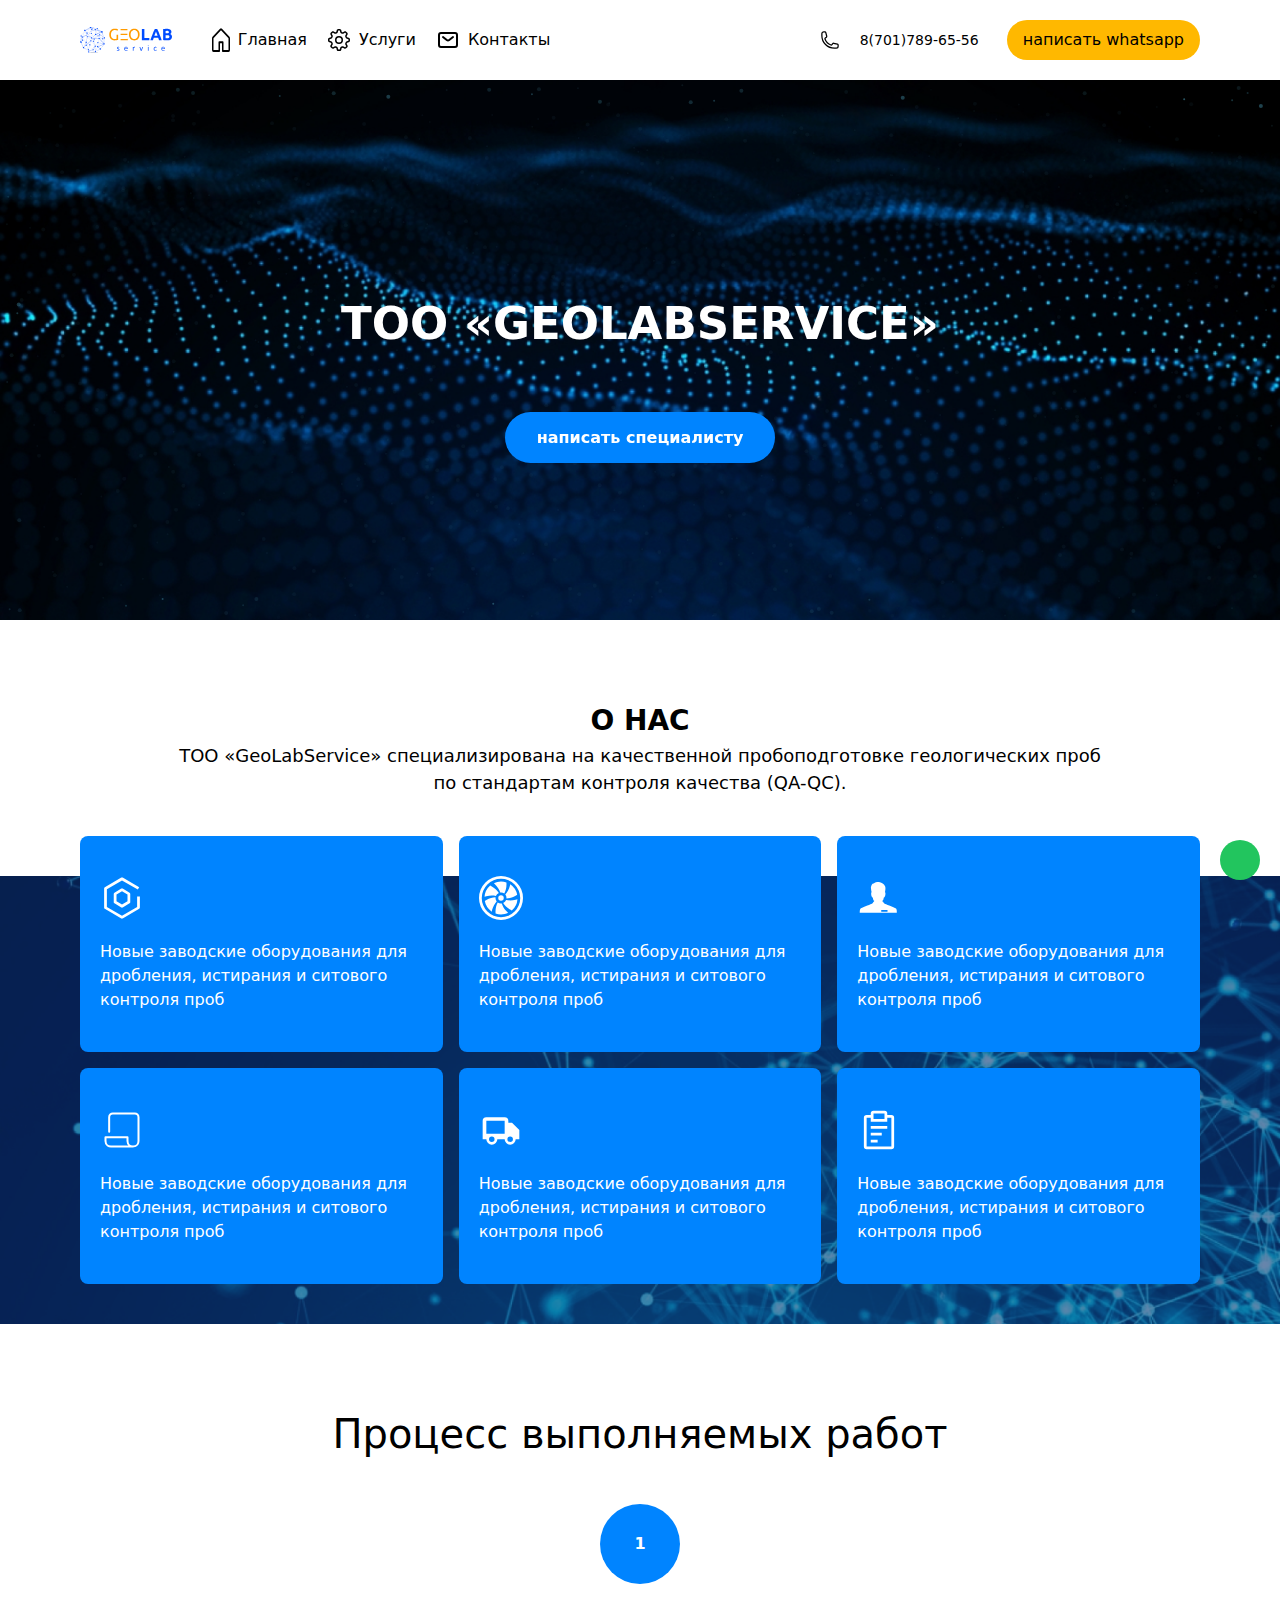
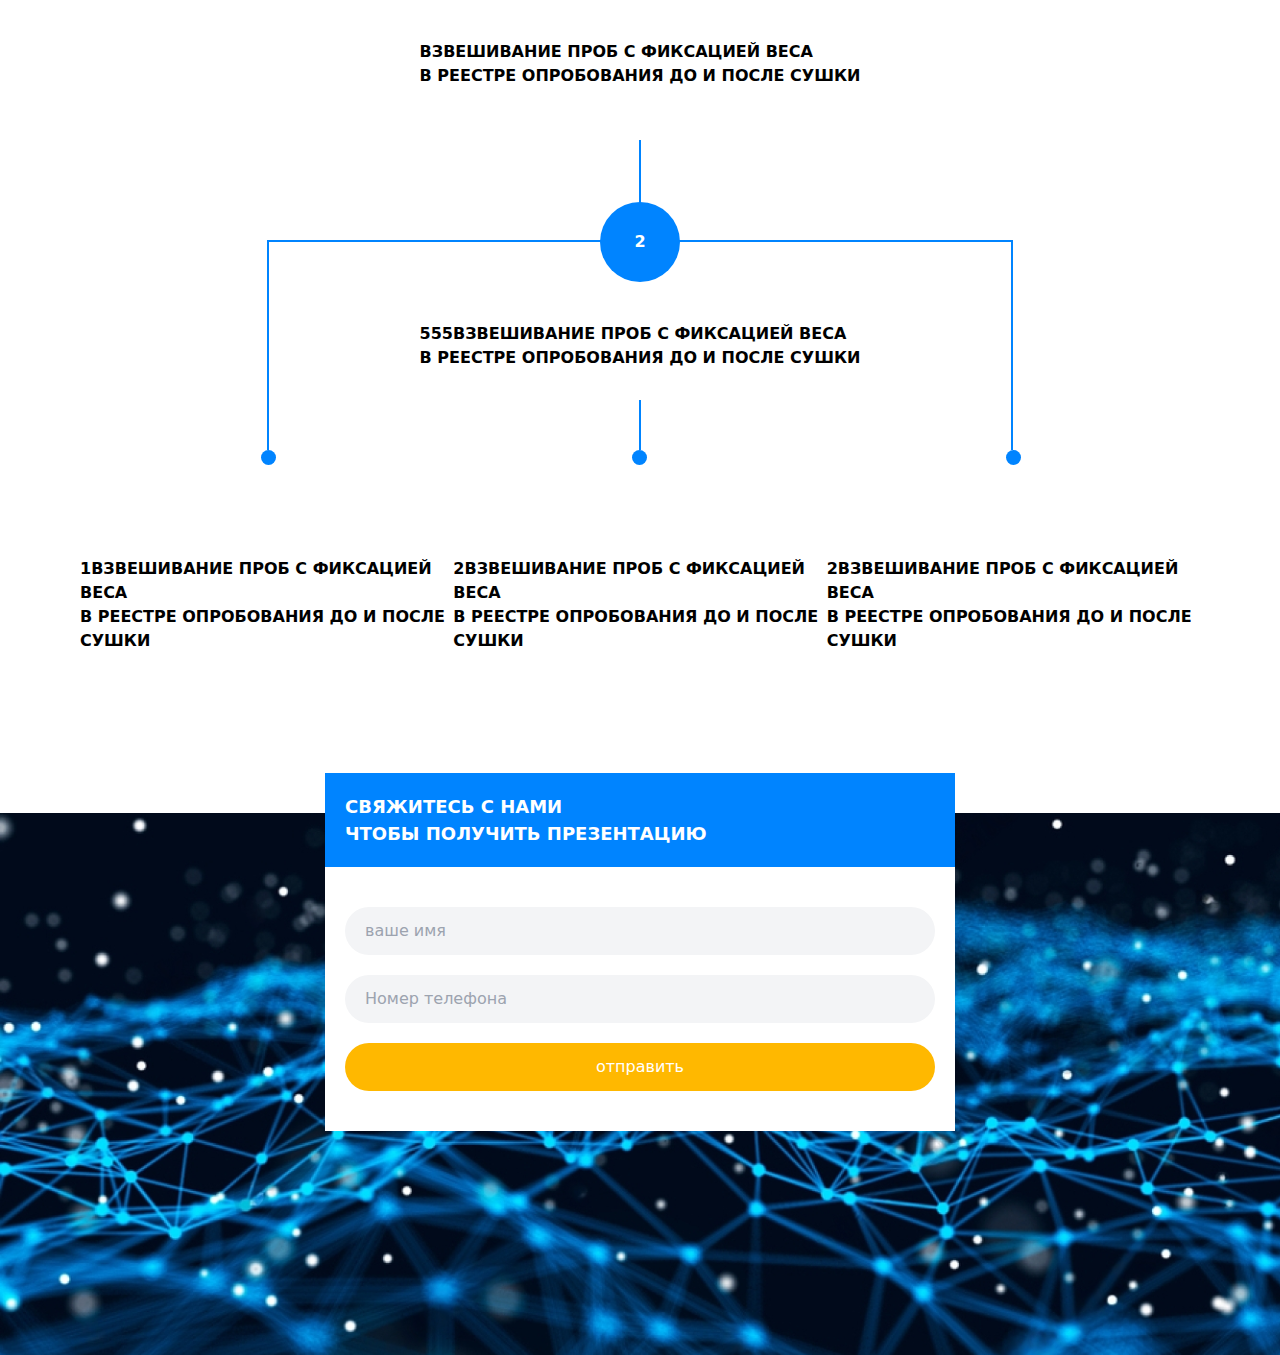
<file: index.html>
<!DOCTYPE html>
<html lang="en">

<head>
    <meta charset="utf-8">
    <meta http-equiv="x-ua-compatible" content="ie=edge">
    <meta name="viewport" content="width=device-width, initial-scale=1">
    <title></title>
    <meta name="description" content="">
    <link rel="stylesheet" href="/contact.a69dc182.css">
</head>

<body>
    <nav class="navbar relative w-full">
        <div class="container">
            <div class="flex items-center justify-bettween py-5 w-full">
                <div class="flex items-center left-side lg:w-full w-1/2"> <a href="/" class="logo mr-10"><img
                            class="lg:w-[120px] w-[100px]" src="/logo.44e03273.svg" alt=""></a>
                    <ul id="menu" class="-bottom-[185px] bg-primary hidden left-0 lg:bg-white lg:flex menu w-full z-50">
                        <li class="flex lg:pl-0 lg:py-0 lg:text-black pl-3 pr-5 py-5 text-white"> <img class="mr-2"
                                src="/1.e4b65e7a.svg" alt=""> <a href="/">Главная</a> </li>
                        <li class="flex lg:pl-0 lg:py-0 lg:text-black pl-3 pr-5 py-5 text-white"> <img class="mr-2"
                                src="/2.d85f7416.svg" alt=""> <a href="/service.html">Услуги</a> </li>
                        <li class="flex lg:pl-0 lg:py-0 lg:text-black pl-3 pr-5 py-5 text-white"> <img class="mr-2"
                                src="/3.a449e3d3.svg" alt=""> <a href="/contact.html">Контакты</a> </li>
                    </ul>
                </div>
                <div class="flex items-center justify-end w-full"> <svg fill="none" viewBox="0 0 24 24"
                        stroke-width="1.5" stroke="currentColor" class="w-5 h-5 mr-3">
                        <path stroke-linecap="round" stroke-linejoin="round"
                            d="M2.25 6.75c0 8.284 6.716 15 15 15h2.25a2.25 2.25 0 0 0 2.25-2.25v-1.372c0-.516-.351-.966-.852-1.091l-4.423-1.106c-.44-.11-.902.055-1.173.417l-.97 1.293c-.282.376-.769.542-1.21.38a12.035 12.035 0 0 1-7.143-7.143c-.162-.441.004-.928.38-1.21l1.293-.97c.363-.271.527-.734.417-1.173L6.963 3.102a1.125 1.125 0 0 0-1.091-.852H4.5A2.25 2.25 0 0 0 2.25 4.5v2.25z" />
                    </svg>
                    <div class="inline-block lg:mr-5 relative"> <a href="tel:87023463178" id="menu-button"
                            class="active:none focus:border-blue-500 focus:none focus:outline-none inline-flex items-center justify-center p-2 py-2 text-sm w-full">
                            8(701)789-65-56 </a> </div> <a href="https://api.whatsapp.com/send?phone=77023463178"
                        class="bg-secondary btn hidden hover:bg-red-600 lg:block px-4 py-2 rounded-full transition-all">написать
                        whatsapp</a>
                </div> <svg id="hmenu" fill="none" viewBox="0 0 24 24" stroke-width="1.5" stroke="currentColor"
                    class="w-10 h-10 lg:hidden ml-5">
                    <path stroke-linecap="round" stroke-linejoin="round"
                        d="M3.75 5.25h16.5m-16.5 4.5h16.5m-16.5 4.5h16.5m-16.5 4.5h16.5" />
                </svg>
            </div>
        </div>
    </nav>
    <section id="home" class="bg home relative">
        <div class="container lg:mt-10">
            <div class="flex flex-col h-[500px] items-center justify-center w-full">
                <div class="absolute inset-0 pointer-events-none" aria-hidden="true"> <canvas
                        data-particle-animation=""></canvas> </div>
                <div class="relative text-center z-50">
                    <h1 class="font-bold lg:text-[45px] text-[20px] text-white uppercase"> ТОО «GeoLabService» </h1>
                    <p class="mb-10 py-[14px] text-center text-white"> </p> <a
                        href="https://api.whatsapp.com/send?phone=77017896556"
                        class="bg-primary btn font-bold hover:bg-red-600 px-8 py-4 rounded-full text-white">написать
                        специалисту</a>
                </div>
            </div>
        </div>
    </section>
    <section id="services" class="h-full lg:py-20 py-10 service">
        <div class="container">
            <h3 class="font-bold text-[28px] text-center uppercase">О нас </h3>
            <p class="text-[18px] text-center w-full">ТОО «GeoLabService» специализирована на качественной
                пробоподготовке геологических проб<br> по стандартам контроля качества (QA-QC).</p>
        </div>
    </section>
    <section class="bg bg-middle relative z-40">
        <div class="container">
            <div class="-top-10 gap-4 grid lg:grid-cols-3 relative z-50">
                <div class="bg-primary flex flex-col px-5 py-10 rounded-lg text-white"> <img class="h-[44px] w-[44px]"
                        src="/1.709afecb.svg" alt="">
                    <p class="mt-5"> Новые заводские оборудования для дробления, истирания и ситового контроля проб </p>
                </div>
                <div class="bg-primary flex flex-col px-5 py-10 rounded-lg text-white"> <img class="h-[44px] w-[44px]"
                        src="/2.3fc4ef18.svg" alt="">
                    <p class="mt-5"> Новые заводские оборудования для дробления, истирания и ситового контроля проб </p>
                </div>
                <div class="bg-primary flex flex-col px-5 py-10 rounded-lg text-white"> <img class="h-[44px] w-[44px]"
                        src="/3.dec7916f.svg" alt="">
                    <p class="mt-5"> Новые заводские оборудования для дробления, истирания и ситового контроля проб </p>
                </div>
                <div class="bg-primary flex flex-col px-5 py-10 rounded-lg text-white"> <img class="h-[44px] w-[44px]"
                        src="/4.bd921961.svg" alt="">
                    <p class="mt-5"> Новые заводские оборудования для дробления, истирания и ситового контроля проб </p>
                </div>
                <div class="bg-primary flex flex-col px-5 py-10 rounded-lg text-white"> <img class="h-[44px] w-[44px]"
                        src="/5.6f9e68a9.svg" alt="">
                    <p class="mt-5"> Новые заводские оборудования для дробления, истирания и ситового контроля проб </p>
                </div>
                <div class="bg-primary flex flex-col px-5 py-10 rounded-lg text-white"> <img class="h-[44px] w-[44px]"
                        src="/6.0ebe2346.svg" alt="">
                    <p class="mt-5"> Новые заводские оборудования для дробления, истирания и ситового контроля проб </p>
                </div>
            </div>
        </div>
    </section>
    <section>
        <div class="container">
            <div class="flex flex-col items-center justify-center mt-20 w-full">
                <h3 class="text-[40px]">Процесс выполняемых работ​</h3>
                <div class="mt-10">
                    <div class="bg-primary block h-[80px] rounded-full w-[80px]"> <span
                            class="flex font-bold h-full items-center justify-center p-3 text-white w-full"> 1 </span>
                    </div>
                </div>
                <h3 class="font-bold mb-10 mt-14 mt-3 uppercase">Взвешивание проб с фиксацией веса<br> в реестре
                    опробования до и после сушки</h3>
                <div class="bg-primary block h-[100px] mt-3 w-[2px]"></div>
            </div>
            <div class="grid lg:grid-cols-6">
                <div class="w-full"> </div>
                <div
                    class="border-t-2 border-x-2 col-span-4 flex flex-col items-center justify-center lg:border-primary pb-20 relative w-full">
                    <div class="-top-[80px] absolute mt-10">
                        <div class="bg-primary block h-[80px] rounded-full w-[80px]"> <span
                                class="flex font-bold h-full items-center justify-center p-3 text-white w-full"> 2
                            </span> </div>
                    </div>
                    <div class="absolute bg-primary bottom-0 h-[50px] w-[2px]"></div>
                    <h3 class="font-bold mt-20 uppercase">555Взвешивание проб с фиксацией веса<br> в реестре опробования
                        до и после сушки</h3>
                </div>
                <div class="w-full"> </div>
            </div>
            <div class="grid lg:grid-cols-3 mt-20">
                <div class="flex flex-col items-center">
                    <div class="-top-[80px] bg-primary block h-[15px] lg:left-[2px] relative rounded-full w-[15px]">
                    </div>
                    <h3 class="font-bold mt-3 uppercase">1Взвешивание проб с фиксацией веса <br> в реестре опробования
                        до и после сушки</h3>
                </div>
                <div class="flex flex-col items-center">
                    <div class="-top-[80px] block h-[15px] lg:bg-primary relative rounded-full w-[15px]"></div>
                    <h3 class="font-bold mt-3 uppercase">2Взвешивание проб с фиксацией веса <br> в реестре опробования
                        до и после сушки</h3>
                </div>
                <div class="flex flex-col items-center">
                    <div class="-top-[80px] block h-[15px] lg:bg-primary relative rounded-full w-[15px]"></div>
                    <h3 class="font-bold mt-3 uppercase">2Взвешивание проб с фиксацией веса <br> в реестре опробования
                        до и после сушки</h3>
                </div>
            </div>
        </div>
    </section>
</body>
<script src="/contact.1ab7d645.js"></script>
<footer id="footer" class="bg footer h-[542px] lg:mt-40 mt-20 py-40 relative">
    <div class="-top-[220px] relative z-50">
        <div class="container">
            <div class="flex items-center justify-center">
                <div class="bg-white flex flex-col h-full items-center justify-center py-5 w-[630px]">
                    <div class="flex w-full">
                        <div class="bg-primary flex items-center justify-start w-full">
                            <h3 class="font-bold ml-5 py-5 text-[18px] text-white uppercase"> Свяжитесь с нами<br> чтобы
                                получить презентацию </h3>
                        </div>
                    </div>
                    <form class="flex flex-col h-full p-5 w-full"> <input placeholder="ваше имя"
                            class="bg-gray-100 mt-5 px-5 py-3 rounded-full w-full" type="text"> <input
                            placeholder="Номер телефона" class="bg-gray-100 mt-5 px-5 py-3 rounded-full w-full"
                            type="text"> <button
                            class="bg-secondary mt-5 px-5 py-3 rounded-full text-white w-full">отправить</button>
                    </form>
                </div>
            </div>
        </div>
    </div> <a href="https://api.whatsapp.com/send?phone=77023463178" target="_blank" rel="noopener noreferrer"
        class="bg-green-500 p-5 rounded-full text-opacity-70 text-white whatsapp-float"> </a>
    <script>document.addEventListener("DOMContentLoaded", (function () { const e = document.getElementById("hmenu"), t = document.getElementById("menu"); let n = !1; e.addEventListener("click", (() => { n ? (t.classList.add("hidden"), t.classList.remove("absolute"), n = !1) : (t.classList.remove("hidden"), t.classList.add("absolute"), n = !0) })); t.querySelectorAll("li").forEach((e => { e.addEventListener("click", (() => { const t = e.querySelector("a"); window.location.href = t.getAttribute("href") })) })) })); document.querySelectorAll(".menu li").forEach((function (e) { e.addEventListener("click", (function (e) { e.preventDefault(); var t = this.getAttribute("data-scroll-target"); t && document.querySelector(t).scrollIntoView({ behavior: "smooth" }) })) }));</script>
</footer>

</html>
</file>
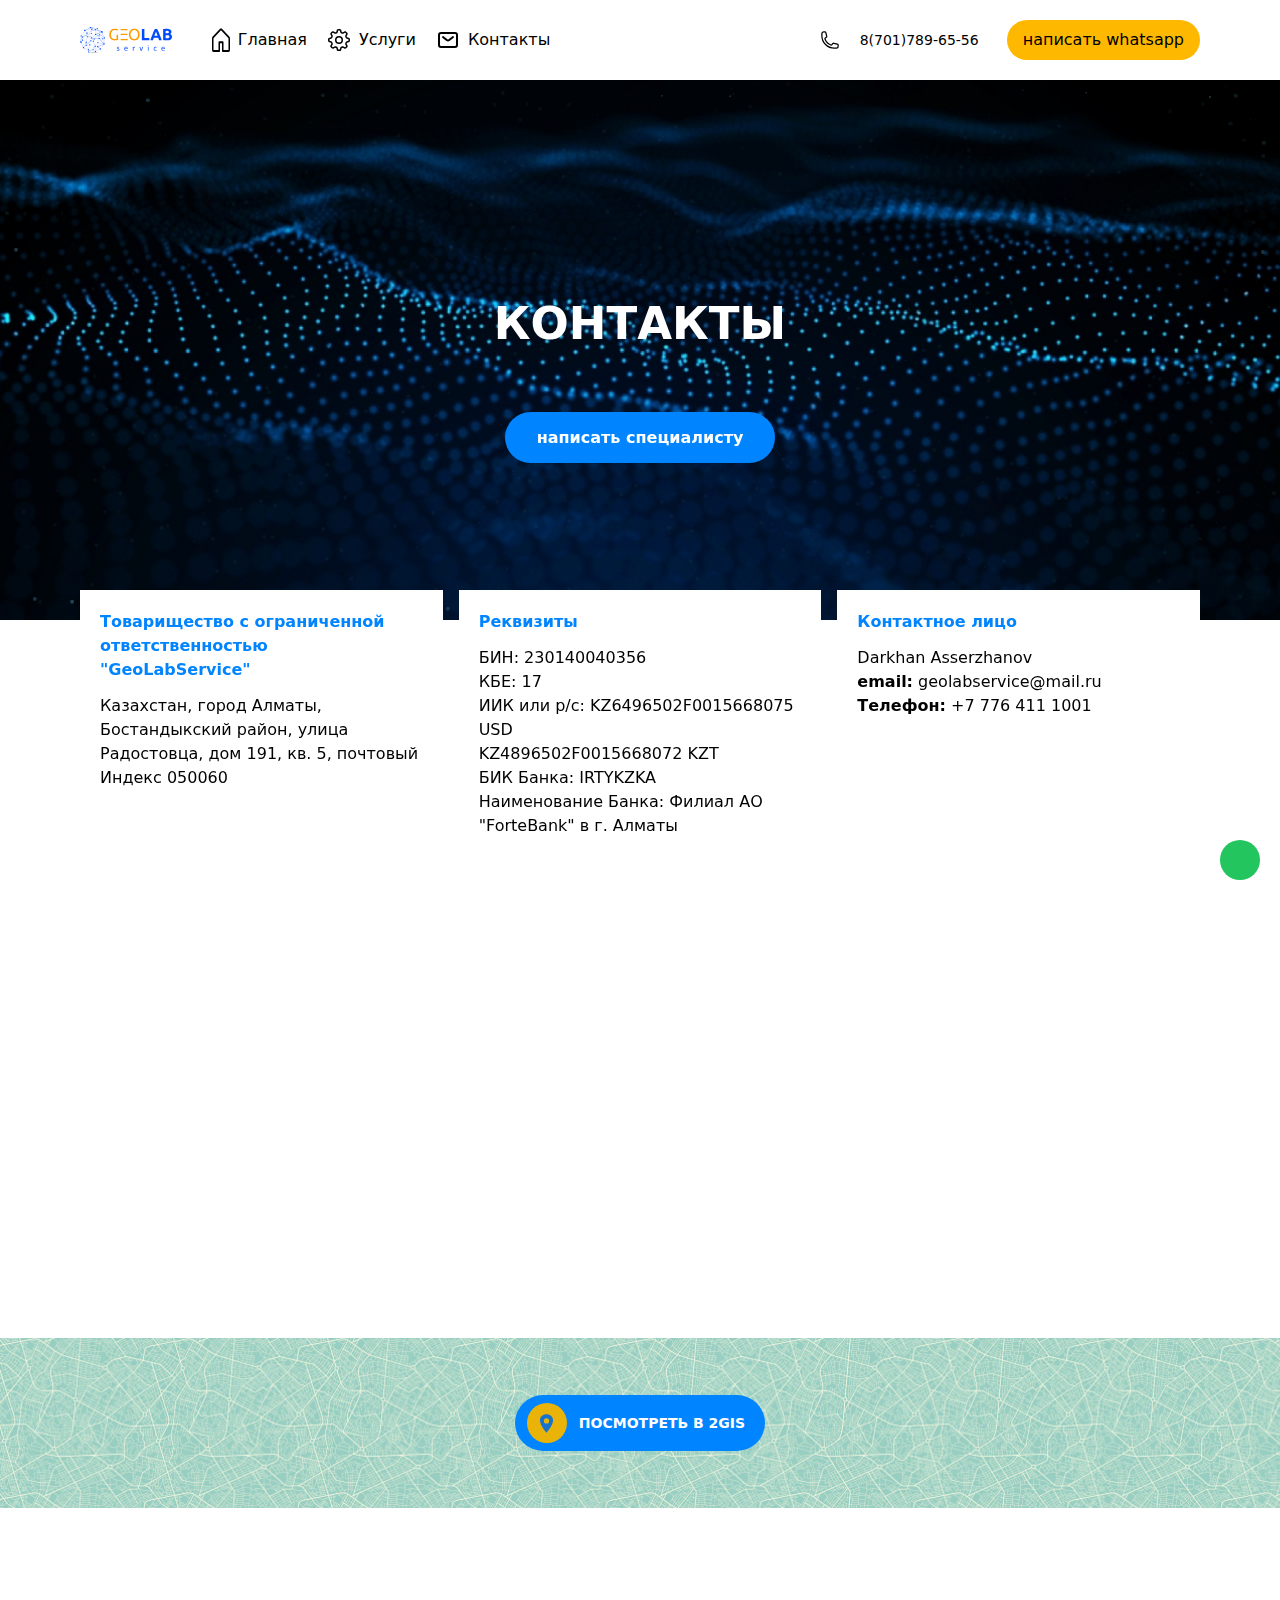
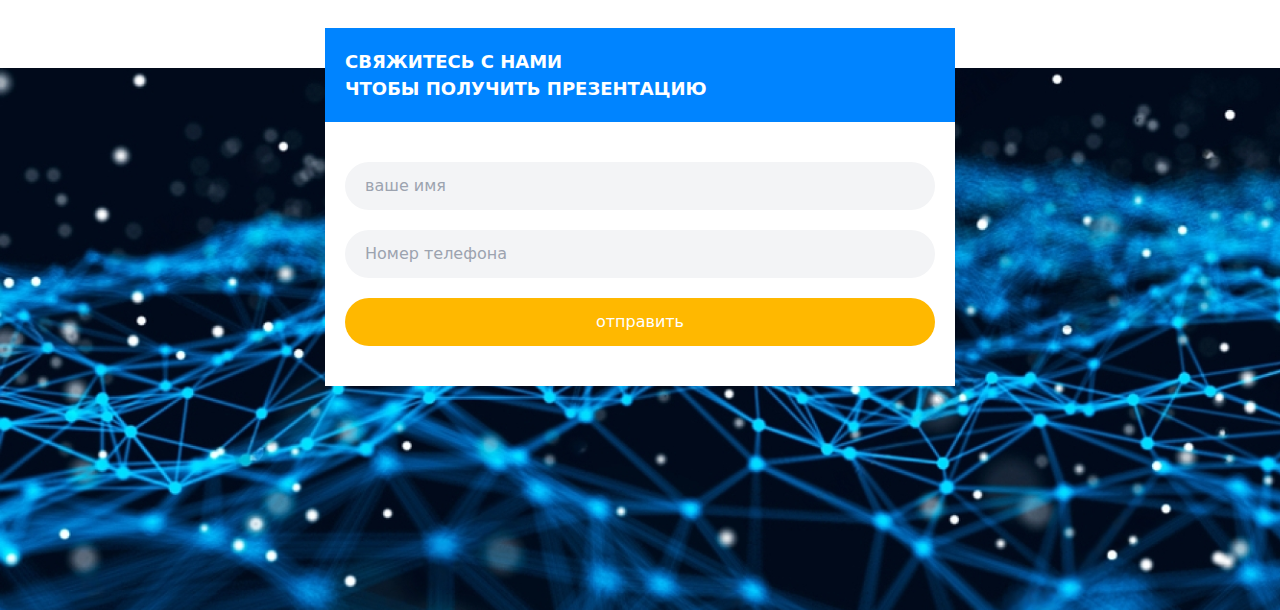
<file: contact.html>
<!DOCTYPE html>
<html lang="en">

<head>
    <meta charset="utf-8">
    <meta http-equiv="x-ua-compatible" content="ie=edge">
    <meta name="viewport" content="width=device-width, initial-scale=1">
    <title></title>
    <meta name="description" content="">
    <link rel="stylesheet" href="/contact.a69dc182.css">
</head>

<body>
    <nav class="navbar relative w-full">
        <div class="container">
            <div class="flex items-center justify-bettween py-5 w-full">
                <div class="flex items-center left-side lg:w-full w-1/2"> <a href="/" class="logo mr-10"><img
                            class="lg:w-[120px] w-[100px]" src="/logo.44e03273.svg" alt=""></a>
                    <ul id="menu" class="-bottom-[185px] bg-primary hidden left-0 lg:bg-white lg:flex menu w-full z-50">
                        <li class="flex lg:pl-0 lg:py-0 lg:text-black pl-3 pr-5 py-5 text-white"> <img class="mr-2"
                                src="/1.e4b65e7a.svg" alt=""> <a href="/">Главная</a> </li>
                        <li class="flex lg:pl-0 lg:py-0 lg:text-black pl-3 pr-5 py-5 text-white"> <img class="mr-2"
                                src="/2.d85f7416.svg" alt=""> <a href="/service.html">Услуги</a> </li>
                        <li class="flex lg:pl-0 lg:py-0 lg:text-black pl-3 pr-5 py-5 text-white"> <img class="mr-2"
                                src="/3.a449e3d3.svg" alt=""> <a href="/contact.html">Контакты</a> </li>
                    </ul>
                </div>
                <div class="flex items-center justify-end w-full"> <svg fill="none" viewBox="0 0 24 24"
                        stroke-width="1.5" stroke="currentColor" class="w-5 h-5 mr-3">
                        <path stroke-linecap="round" stroke-linejoin="round"
                            d="M2.25 6.75c0 8.284 6.716 15 15 15h2.25a2.25 2.25 0 0 0 2.25-2.25v-1.372c0-.516-.351-.966-.852-1.091l-4.423-1.106c-.44-.11-.902.055-1.173.417l-.97 1.293c-.282.376-.769.542-1.21.38a12.035 12.035 0 0 1-7.143-7.143c-.162-.441.004-.928.38-1.21l1.293-.97c.363-.271.527-.734.417-1.173L6.963 3.102a1.125 1.125 0 0 0-1.091-.852H4.5A2.25 2.25 0 0 0 2.25 4.5v2.25z" />
                    </svg>
                    <div class="inline-block lg:mr-5 relative"> <a href="tel:87023463178" id="menu-button"
                            class="active:none focus:border-blue-500 focus:none focus:outline-none inline-flex items-center justify-center p-2 py-2 text-sm w-full">
                            8(701)789-65-56 </a> </div> <a href="https://api.whatsapp.com/send?phone=77023463178"
                        class="bg-secondary btn hidden hover:bg-red-600 lg:block px-4 py-2 rounded-full transition-all">написать
                        whatsapp</a>
                </div> <svg id="hmenu" fill="none" viewBox="0 0 24 24" stroke-width="1.5" stroke="currentColor"
                    class="w-10 h-10 lg:hidden ml-5">
                    <path stroke-linecap="round" stroke-linejoin="round"
                        d="M3.75 5.25h16.5m-16.5 4.5h16.5m-16.5 4.5h16.5m-16.5 4.5h16.5" />
                </svg>
            </div>
        </div>
    </nav>
    <section id="home" class="bg home relative">
        <div class="container lg:mt-10">
            <div class="flex flex-col h-[500px] items-center justify-center w-full">
                <div class="absolute inset-0 pointer-events-none" aria-hidden="true"> <canvas
                        data-particle-animation=""></canvas> </div>
                <div class="relative text-center z-50">
                    <h1 class="font-bold lg:text-[45px] text-[20px] text-white uppercase"> Контакты </h1>
                    <p class="mb-10 py-[14px] text-center text-white"> </p> <a
                        href="https://api.whatsapp.com/send?phone=77017896556"
                        class="bg-primary btn font-bold hover:bg-red-600 px-8 py-4 rounded-full text-white">написать
                        специалисту</a>
                </div>
            </div>
        </div>
    </section>
</body>
<div class="container">
    <div class="-top-[30px] gap-4 grid lg:grid-cols-3 relative z-50">
        <div class="bg-white p-5">
            <h3 class="font-bold mb-3 text-primary">Товарищество с ограниченной ответственностью "GeoLabService"​ </h3>
            <ul>
                <li>Казахстан, город Алматы,</li>
                <li>Бостандыкский район, улица </li>
                <li>Радостовца, дом 191, кв. 5, почтовый </li>
                <li>Индекс 050060</li>
            </ul>
        </div>
        <div class="bg-white p-5">
            <h3 class="font-bold mb-3 text-primary">Реквизиты</h3>
            <ul>
                <li>БИН: 230140040356​</li>
                <li>КБЕ: 17​</li>
                <li>ИИК или р/с: KZ6496502F0015668075 </li>
                <li>USD ​</li>
                <li>KZ4896502F0015668072 KZT​</li>
                <li>БИК Банка: IRTYKZKA ​</li>
                <li>Наименование Банка: Филиал АО </li>
                <li>"ForteBank" в г. Алматы​</li>
            </ul>
        </div>
        <div class="bg-white p-5">
            <h3 class="font-bold mb-3 text-primary">Контактное лицо</h3>
            <ul>
                <li>Darkhan Asserzhanov</li>
                <li><b>email:</b> geolabservice@mail.ru​</li>
                <li><b>Телефон:</b> +7 776 411 1001</li>
            </ul>
        </div>
    </div>
</div>
<section> <iframe
        src="https://www.google.com/maps/embed?pb=!1m16!1m12!1m3!1d2907.007663341746!2d76.8902875757079!3d43.230298979680924!2m3!1f0!2f0!3f0!3m2!1i1024!2i768!4f13.1!2m1![base64]!5e0!3m2!1sru!2skz!4v1695839656408!5m2!1sru!2skz"
        width="100%" height="450" style="border:0;" allowfullscreen loading="lazy"
        referrerpolicy="no-referrer-when-downgrade"></iframe> </section>
<section class="bg bg-map h-[170px]">
    <div class="flex h-full items-center justify-center w-full"> <a
            class="bg-primary flex items-center px-3 py-2 rounded-full text-white"
            href="https://2gis.kz/karaganda/geo/11822584677063512">
            <div class="bg-yellow-500 flex h-[40px] items-center justify-center rounded-full w-[40px]"> <img
                    src="/loc.a7b18a98.svg" alt=""> </div> <span
                class="font-bold ml-3 pr-2 text-sm uppercase">посмотреть в 2gis</span>
        </a> </div>
</section>
<script src="/contact.1ab7d645.js"></script>
<footer id="footer" class="bg footer h-[542px] lg:mt-40 mt-20 py-40 relative">
    <div class="-top-[220px] relative z-50">
        <div class="container">
            <div class="flex items-center justify-center">
                <div class="bg-white flex flex-col h-full items-center justify-center py-5 w-[630px]">
                    <div class="flex w-full">
                        <div class="bg-primary flex items-center justify-start w-full">
                            <h3 class="font-bold ml-5 py-5 text-[18px] text-white uppercase"> Свяжитесь с нами<br> чтобы
                                получить презентацию </h3>
                        </div>
                    </div>
                    <form class="flex flex-col h-full p-5 w-full"> <input placeholder="ваше имя"
                            class="bg-gray-100 mt-5 px-5 py-3 rounded-full w-full" type="text"> <input
                            placeholder="Номер телефона" class="bg-gray-100 mt-5 px-5 py-3 rounded-full w-full"
                            type="text"> <button
                            class="bg-secondary mt-5 px-5 py-3 rounded-full text-white w-full">отправить</button>
                    </form>
                </div>
            </div>
        </div>
    </div> <a href="https://api.whatsapp.com/send?phone=77023463178" target="_blank" rel="noopener noreferrer"
        class="bg-green-500 p-5 rounded-full text-opacity-70 text-white whatsapp-float"> </a>
    <script>document.addEventListener("DOMContentLoaded", (function () { const e = document.getElementById("hmenu"), t = document.getElementById("menu"); let n = !1; e.addEventListener("click", (() => { n ? (t.classList.add("hidden"), t.classList.remove("absolute"), n = !1) : (t.classList.remove("hidden"), t.classList.add("absolute"), n = !0) })); t.querySelectorAll("li").forEach((e => { e.addEventListener("click", (() => { const t = e.querySelector("a"); window.location.href = t.getAttribute("href") })) })) })); document.querySelectorAll(".menu li").forEach((function (e) { e.addEventListener("click", (function (e) { e.preventDefault(); var t = this.getAttribute("data-scroll-target"); t && document.querySelector(t).scrollIntoView({ behavior: "smooth" }) })) }));</script>
</footer>

</html>
</file>
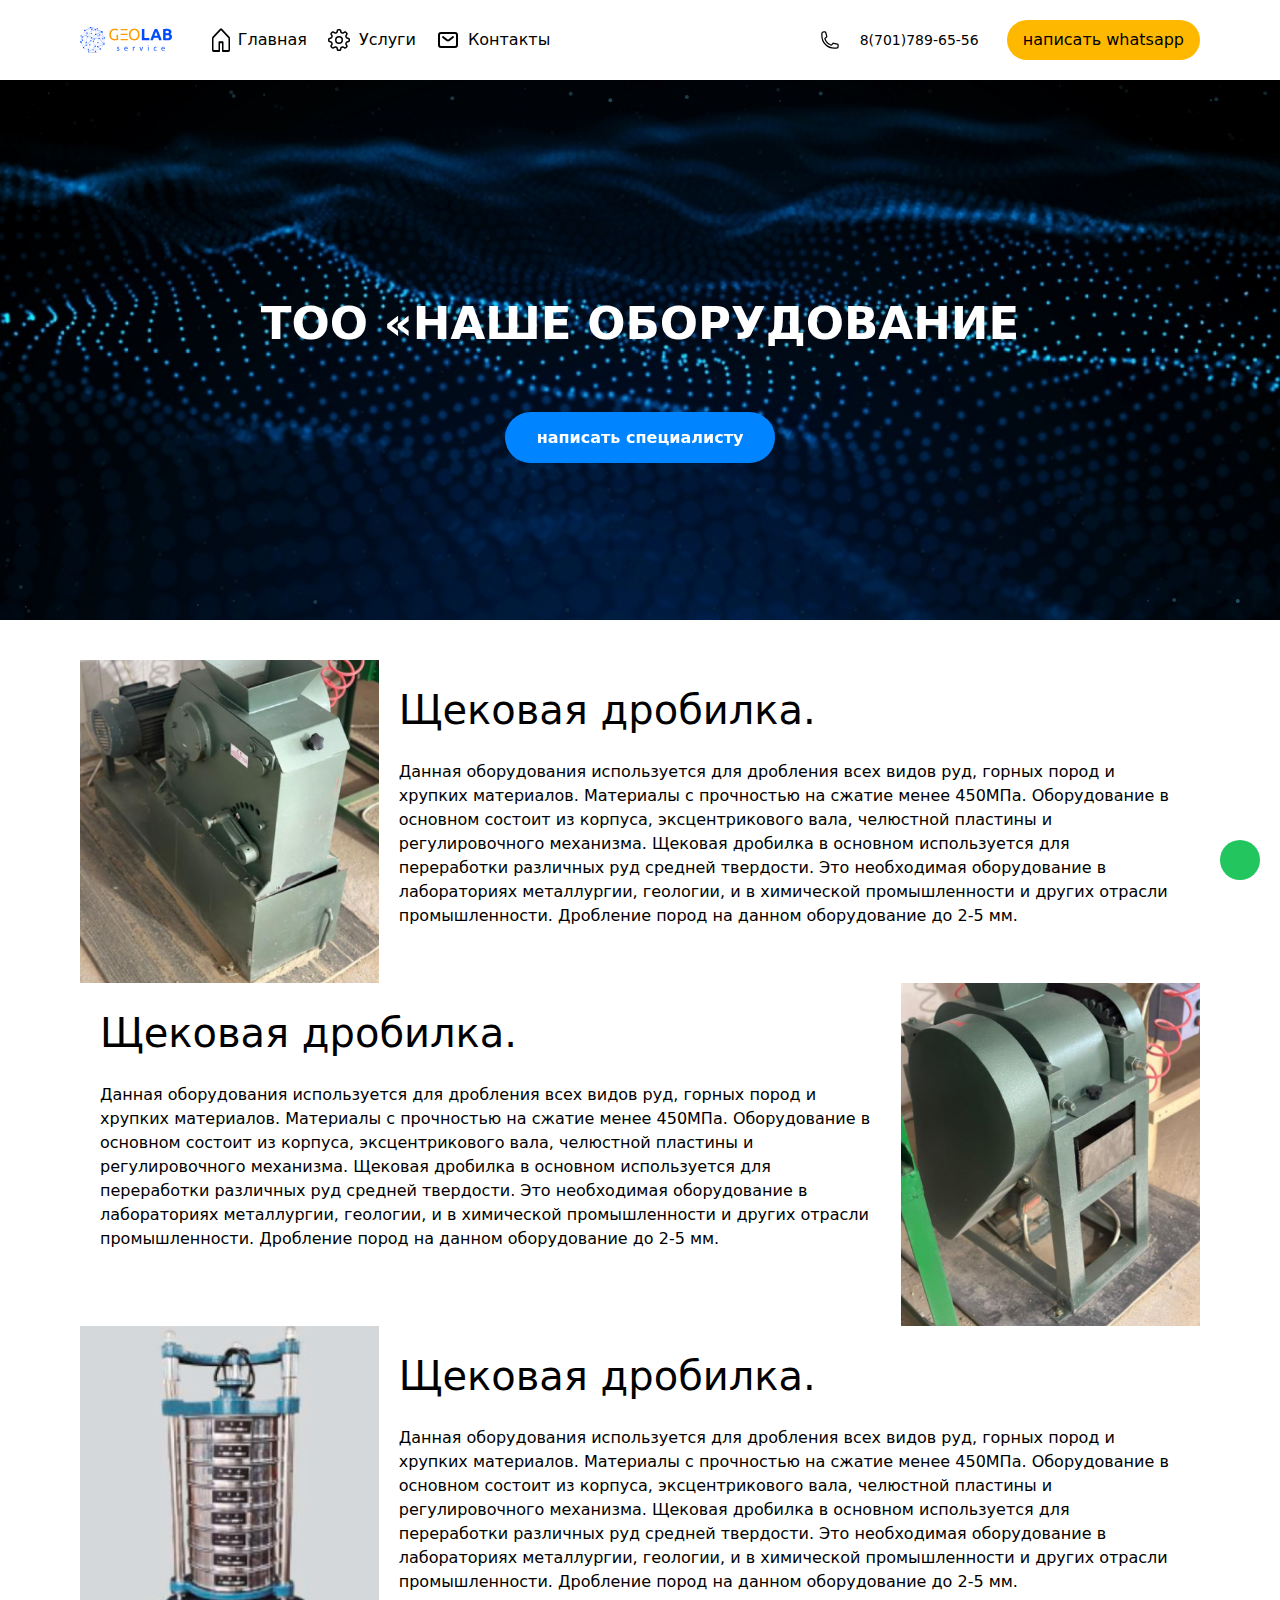
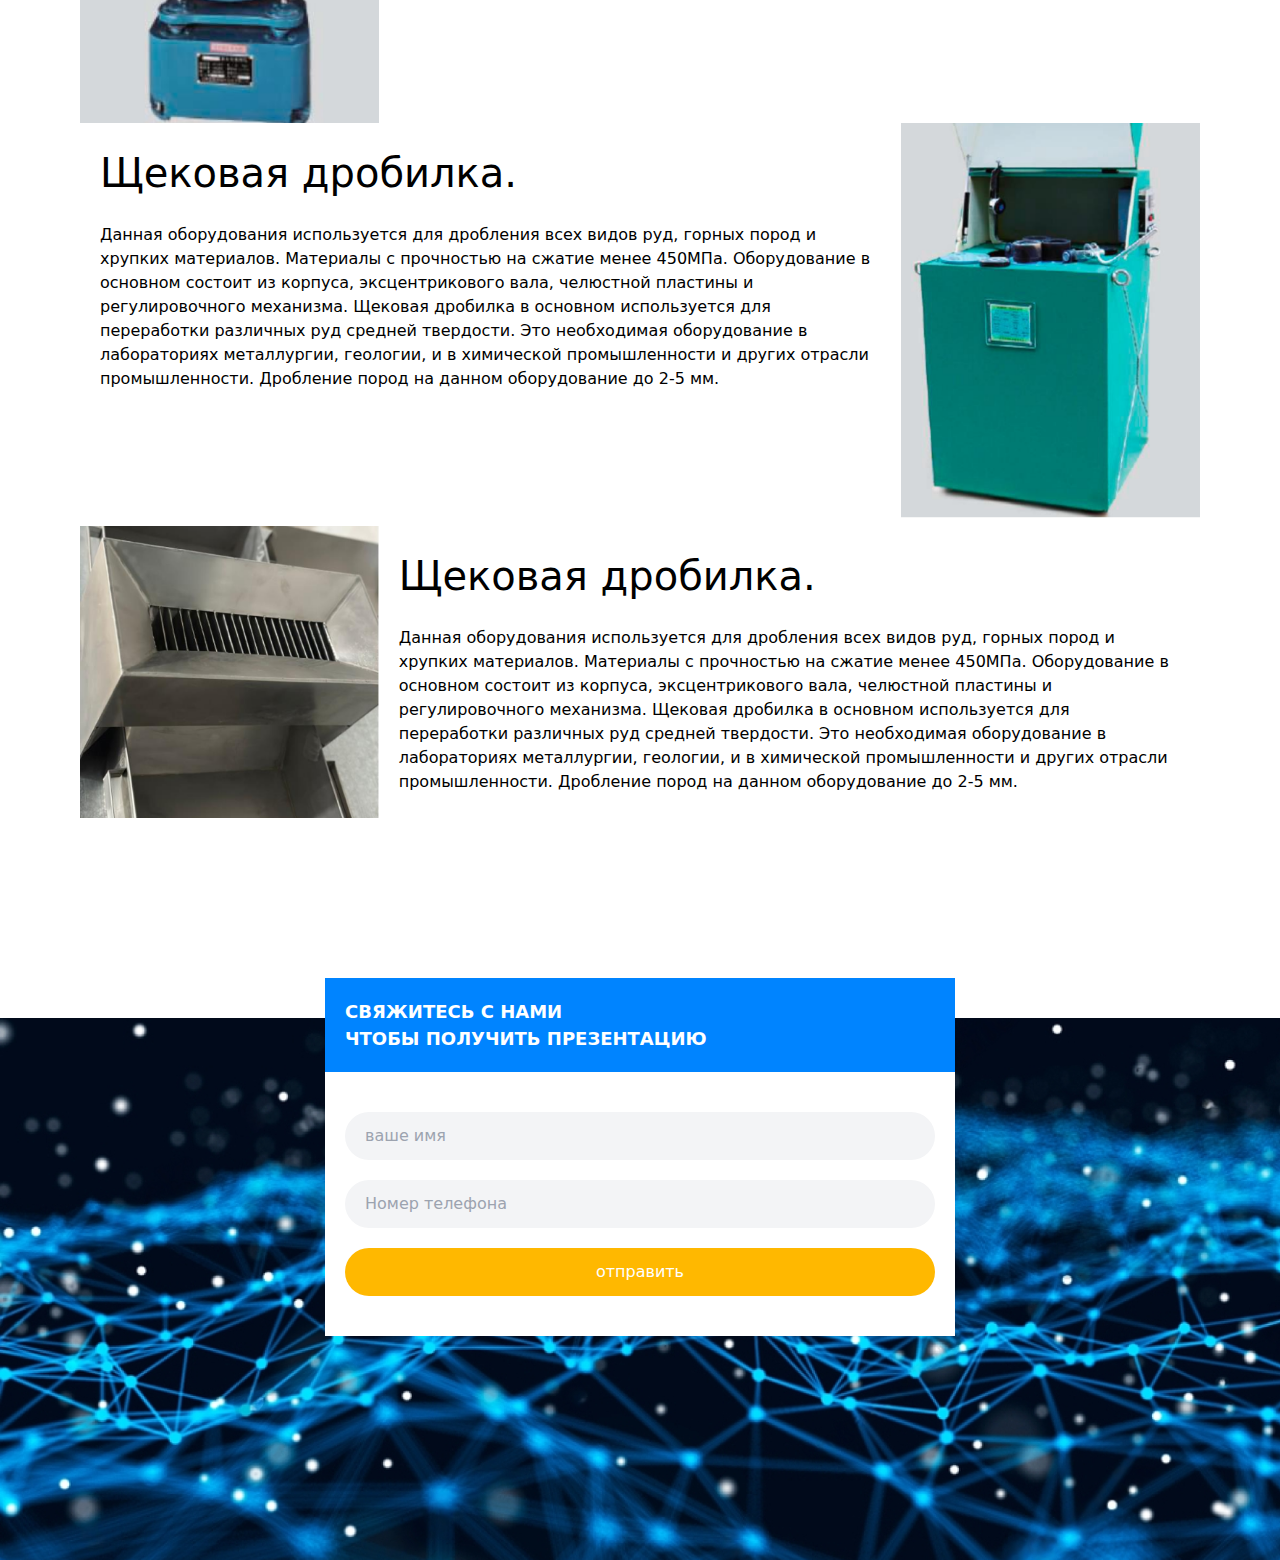
<file: service.html>
<!DOCTYPE html><html lang="en"><head><meta charset="utf-8"><meta http-equiv="X-UA-Compatible" content="IE=edge"><meta name="viewport" content="width=device-width, initial-scale=1.0"><title>Document</title><head><meta charset="utf-8"><meta http-equiv="x-ua-compatible" content="ie=edge"><meta name="viewport" content="width=device-width, initial-scale=1"><title></title><meta name="description" content=""><link rel="stylesheet" href="/contact.a69dc182.css"></head></head><body> <nav class="navbar relative w-full"> <div class="container"> <div class="flex items-center justify-bettween py-5 w-full"> <div class="flex items-center left-side lg:w-full w-1/2"> <a href="/" class="logo mr-10"><img class="lg:w-[120px] w-[100px]" src="/logo.44e03273.svg" alt=""></a> <ul id="menu" class="-bottom-[185px] bg-primary hidden left-0 lg:bg-white lg:flex menu w-full z-50"> <li class="flex lg:pl-0 lg:py-0 lg:text-black pl-3 pr-5 py-5 text-white"> <img class="mr-2" src="/1.e4b65e7a.svg" alt=""> <a href="/">Главная</a> </li> <li class="flex lg:pl-0 lg:py-0 lg:text-black pl-3 pr-5 py-5 text-white"> <img class="mr-2" src="/2.d85f7416.svg" alt=""> <a href="/service.html">Услуги</a> </li> <li class="flex lg:pl-0 lg:py-0 lg:text-black pl-3 pr-5 py-5 text-white"> <img class="mr-2" src="/3.a449e3d3.svg" alt=""> <a href="/contact.html">Контакты</a> </li> </ul> </div> <div class="flex items-center justify-end w-full"> <svg fill="none" viewBox="0 0 24 24" stroke-width="1.5" stroke="currentColor" class="w-5 h-5 mr-3"><path stroke-linecap="round" stroke-linejoin="round" d="M2.25 6.75c0 8.284 6.716 15 15 15h2.25a2.25 2.25 0 0 0 2.25-2.25v-1.372c0-.516-.351-.966-.852-1.091l-4.423-1.106c-.44-.11-.902.055-1.173.417l-.97 1.293c-.282.376-.769.542-1.21.38a12.035 12.035 0 0 1-7.143-7.143c-.162-.441.004-.928.38-1.21l1.293-.97c.363-.271.527-.734.417-1.173L6.963 3.102a1.125 1.125 0 0 0-1.091-.852H4.5A2.25 2.25 0 0 0 2.25 4.5v2.25z"/></svg> <div class="inline-block lg:mr-5 relative"> <a href="tel:87023463178" id="menu-button" class="active:none focus:border-blue-500 focus:none focus:outline-none inline-flex items-center justify-center p-2 py-2 text-sm w-full"> 8(701)789-65-56 </a> </div> <a href="https://api.whatsapp.com/send?phone=77023463178" class="bg-secondary btn hidden hover:bg-red-600 lg:block px-4 py-2 rounded-full transition-all">написать whatsapp</a> </div> <svg id="hmenu" fill="none" viewBox="0 0 24 24" stroke-width="1.5" stroke="currentColor" class="w-10 h-10 lg:hidden ml-5"><path stroke-linecap="round" stroke-linejoin="round" d="M3.75 5.25h16.5m-16.5 4.5h16.5m-16.5 4.5h16.5m-16.5 4.5h16.5"/></svg> </div> </div> </nav> <section id="home" class="bg home relative"> <div class="container lg:mt-10"> <div class="flex flex-col h-[500px] items-center justify-center w-full"> <div class="absolute inset-0 pointer-events-none" aria-hidden="true"> <canvas data-particle-animation=""></canvas> </div> <div class="relative text-center z-50"> <h1 class="font-bold lg:text-[45px] text-[20px] text-white uppercase"> ТОО «Наше оборудование </h1> <p class="mb-10 py-[14px] text-center text-white"> </p> <a href="https://api.whatsapp.com/send?phone=77017896556" class="bg-primary btn font-bold hover:bg-red-600 px-8 py-4 rounded-full text-white">написать специалисту</a> </div> </div> </div> </section> <div class="container py-10"> <div class="flex flex-col lg:flex-row"> <div class="div"> <img class="w-full" src="/1.b044fa4a.png" alt=""> </div> <div class="p-5 w-full"> <h3 class="text-[40px]">Щековая дробилка.​</h3> <p class="mt-5"> Данная оборудования используется для дробления всех видов руд, горных пород и хрупких материалов. Материалы с прочностью на сжатие менее 450МПа. Оборудование в основном состоит из корпуса, эксцентрикового вала, челюстной пластины и регулировочного механизма. Щековая дробилка в основном используется для переработки различных руд средней твердости. Это необходимая оборудование в лабораториях металлургии, геологии, и в химической промышленности и других отрасли промышленности. Дробление пород на данном оборудование до 2-5 мм. </p> </div> </div> <div class="flex flex-col lg:flex-row"> <div class="lg:order-2"> <img class="w-full" src="/2.a38be4e6.png" alt=""> </div> <div class="p-5 w-full"> <h3 class="text-[40px]">Щековая дробилка.​</h3> <p class="mt-5"> Данная оборудования используется для дробления всех видов руд, горных пород и хрупких материалов. Материалы с прочностью на сжатие менее 450МПа. Оборудование в основном состоит из корпуса, эксцентрикового вала, челюстной пластины и регулировочного механизма. Щековая дробилка в основном используется для переработки различных руд средней твердости. Это необходимая оборудование в лабораториях металлургии, геологии, и в химической промышленности и других отрасли промышленности. Дробление пород на данном оборудование до 2-5 мм. </p> </div> </div> <div class="flex flex-col lg:flex-row"> <div class="div"> <img class="w-full" src="/3.7cc6f3af.png" alt=""> </div> <div class="p-5 w-full"> <h3 class="text-[40px]">Щековая дробилка.​</h3> <p class="mt-5"> Данная оборудования используется для дробления всех видов руд, горных пород и хрупких материалов. Материалы с прочностью на сжатие менее 450МПа. Оборудование в основном состоит из корпуса, эксцентрикового вала, челюстной пластины и регулировочного механизма. Щековая дробилка в основном используется для переработки различных руд средней твердости. Это необходимая оборудование в лабораториях металлургии, геологии, и в химической промышленности и других отрасли промышленности. Дробление пород на данном оборудование до 2-5 мм. </p> </div> </div> <div class="flex flex-col lg:flex-row"> <div class="lg:order-2"> <img class="w-full" src="/4.60a01308.png" alt=""> </div> <div class="p-5 w-full"> <h3 class="text-[40px]">Щековая дробилка.​</h3> <p class="mt-5"> Данная оборудования используется для дробления всех видов руд, горных пород и хрупких материалов. Материалы с прочностью на сжатие менее 450МПа. Оборудование в основном состоит из корпуса, эксцентрикового вала, челюстной пластины и регулировочного механизма. Щековая дробилка в основном используется для переработки различных руд средней твердости. Это необходимая оборудование в лабораториях металлургии, геологии, и в химической промышленности и других отрасли промышленности. Дробление пород на данном оборудование до 2-5 мм. </p> </div> </div> <div class="flex flex-col lg:flex-row"> <div class="div"> <img class="w-full" src="/5.4ca29f7a.png" alt=""> </div> <div class="p-5 w-full"> <h3 class="text-[40px]">Щековая дробилка.​</h3> <p class="mt-5"> Данная оборудования используется для дробления всех видов руд, горных пород и хрупких материалов. Материалы с прочностью на сжатие менее 450МПа. Оборудование в основном состоит из корпуса, эксцентрикового вала, челюстной пластины и регулировочного механизма. Щековая дробилка в основном используется для переработки различных руд средней твердости. Это необходимая оборудование в лабораториях металлургии, геологии, и в химической промышленности и других отрасли промышленности. Дробление пород на данном оборудование до 2-5 мм. </p> </div> </div> </div> </body><script src="/contact.1ab7d645.js"></script><footer id="footer" class="bg footer h-[542px] lg:mt-40 mt-20 py-40 relative"> <div class="-top-[220px] relative z-50"> <div class="container"> <div class="flex items-center justify-center"> <div class="bg-white flex flex-col h-full items-center justify-center py-5 w-[630px]"> <div class="flex w-full"> <div class="bg-primary flex items-center justify-start w-full"> <h3 class="font-bold ml-5 py-5 text-[18px] text-white uppercase"> Свяжитесь с нами<br> чтобы получить презентацию </h3> </div> </div> <form class="flex flex-col h-full p-5 w-full"> <input placeholder="ваше имя" class="bg-gray-100 mt-5 px-5 py-3 rounded-full w-full" type="text"> <input placeholder="Номер телефона" class="bg-gray-100 mt-5 px-5 py-3 rounded-full w-full" type="text"> <button class="bg-secondary mt-5 px-5 py-3 rounded-full text-white w-full">отправить</button> </form> </div> </div> </div> </div> <a href="https://api.whatsapp.com/send?phone=77023463178" target="_blank" rel="noopener noreferrer" class="bg-green-500 p-5 rounded-full text-opacity-70 text-white whatsapp-float">  </a>  <script>document.addEventListener("DOMContentLoaded",(function(){const e=document.getElementById("hmenu"),t=document.getElementById("menu");let n=!1;e.addEventListener("click",(()=>{n?(t.classList.add("hidden"),t.classList.remove("absolute"),n=!1):(t.classList.remove("hidden"),t.classList.add("absolute"),n=!0)}));t.querySelectorAll("li").forEach((e=>{e.addEventListener("click",(()=>{const t=e.querySelector("a");window.location.href=t.getAttribute("href")}))}))}));document.querySelectorAll(".menu li").forEach((function(e){e.addEventListener("click",(function(e){e.preventDefault();var t=this.getAttribute("data-scroll-target");t&&document.querySelector(t).scrollIntoView({behavior:"smooth"})}))}));</script> </footer></html>
</file>
<file: contact.a69dc182.css>
.bg{background-repeat:no-repeat;background-size:cover;overflow:hidden;position:relative}.home{background-image:url(top_banner.b94a7a6d.png)}.bg-map{background-image:url(bg-map.b6e76ad6.png);background-repeat:no-repeat}.bg-middle{background-image:url(middle.65f0b6c2.png);overflow:visible}.footer{background-image:url(footer.eaa671ec.png);overflow:visible}select{background:none}select option{background:none!important}.whatsapp-float{bottom:20px;position:fixed;right:20px;z-index:9999}.whatsapp-icon{background-color:green;border-radius:50%;height:60px;width:60px}
/*
! tailwindcss v3.0.0-alpha.2 | MIT License | https://tailwindcss.com
*/*,:after,:before{border:0 solid;box-sizing:border-box}:after,:before{--tw-content:""}html{-webkit-text-size-adjust:100%;font-family:ui-sans-serif,system-ui,-apple-system,BlinkMacSystemFont,Segoe UI,Roboto,Helvetica Neue,Arial,Noto Sans,sans-serif,Apple Color Emoji,Segoe UI Emoji,Segoe UI Symbol,Noto Color Emoji;line-height:1.5;-moz-tab-size:4;-o-tab-size:4;tab-size:4}body{line-height:inherit;margin:0}hr{border-top-width:1px;color:inherit;height:0}abbr[title]{-webkit-text-decoration:underline dotted;text-decoration:underline dotted}h1,h2,h3,h4,h5,h6{font-size:inherit;font-weight:inherit}a{color:inherit;text-decoration:inherit}b,strong{font-weight:bolder}code,kbd,pre,samp{font-family:ui-monospace,SFMono-Regular,Menlo,Monaco,Consolas,Liberation Mono,Courier New,monospace;font-size:1em}small{font-size:80%}sub,sup{font-size:75%;line-height:0;position:relative;vertical-align:baseline}sub{bottom:-.25em}sup{top:-.5em}table{border-collapse:collapse;border-color:inherit;text-indent:0}button,input,optgroup,select,textarea{color:inherit;font-family:inherit;font-size:100%;line-height:inherit;margin:0;padding:0}button,select{text-transform:none}[type=button],[type=reset],[type=submit],button{-webkit-appearance:button;background-color:transparent;background-image:none}:-moz-focusring{outline:auto}:-moz-ui-invalid{box-shadow:none}progress{vertical-align:baseline}::-webkit-inner-spin-button,::-webkit-outer-spin-button{height:auto}[type=search]{-webkit-appearance:textfield;outline-offset:-2px}::-webkit-search-decoration{-webkit-appearance:none}::-webkit-file-upload-button{-webkit-appearance:button;font:inherit}summary{display:list-item}blockquote,dd,dl,figure,h1,h2,h3,h4,h5,h6,hr,p,pre{margin:0}fieldset{margin:0}fieldset,legend,ol,ul{padding:0}ol,ul{list-style:none;margin:0}textarea{resize:vertical}input::-moz-placeholder,textarea::-moz-placeholder{color:#9ca3af;opacity:1}input:-ms-input-placeholder,textarea:-ms-input-placeholder{color:#9ca3af;opacity:1}input::placeholder,textarea::placeholder{color:#9ca3af;opacity:1}[role=button],button{cursor:pointer}:disabled{cursor:default}audio,canvas,embed,iframe,img,object,svg,video{display:block;vertical-align:middle}img,video{height:auto;max-width:100%}[hidden]{display:none}.border-t-2,.border-x-2{--tw-border-opacity:1;border-color:rgb(229 231 235/var(--tw-border-opacity))}.container{margin-left:auto;margin-right:auto;padding-left:1rem;padding-right:1rem;width:100%}@media (min-width:640px){.container{max-width:640px;padding-left:2rem;padding-right:2rem}}@media (min-width:768px){.container{max-width:768px}}@media (min-width:1024px){.container{max-width:1024px;padding-left:4rem;padding-right:4rem}}@media (min-width:1280px){.container{max-width:1280px;padding-left:5rem;padding-right:5rem}}@media (min-width:1536px){.container{max-width:1536px;padding-left:6rem;padding-right:6rem}}.pointer-events-none{pointer-events:none}.absolute{position:absolute}.relative{position:relative}.inset-0{bottom:0;left:0;right:0;top:0}.-top-\[30px\]{top:-30px}.-top-10{top:-2.5rem}.-top-\[80px\]{top:-80px}.bottom-0{bottom:0}.-top-\[220px\]{top:-220px}.-bottom-\[185px\]{bottom:-185px}.left-0{left:0}.z-50{z-index:50}.z-40{z-index:40}.col-span-4{grid-column:span 4/span 4}.mb-3{margin-bottom:.75rem}.ml-3{margin-left:.75rem}.mt-5{margin-top:1.25rem}.mt-20{margin-top:5rem}.mt-10{margin-top:2.5rem}.mt-3{margin-top:.75rem}.mt-14{margin-top:3.5rem}.mb-10{margin-bottom:2.5rem}.ml-5{margin-left:1.25rem}.mr-10{margin-right:2.5rem}.mr-2{margin-right:.5rem}.mr-3{margin-right:.75rem}.block{display:block}.inline-block{display:inline-block}.flex{display:flex}.inline-flex{display:inline-flex}.grid{display:grid}.hidden{display:none}.h-\[170px\]{height:170px}.h-full{height:100%}.h-\[40px\]{height:40px}.h-\[44px\]{height:44px}.h-\[80px\]{height:80px}.h-\[100px\]{height:100px}.h-\[50px\]{height:50px}.h-\[15px\]{height:15px}.h-\[500px\]{height:500px}.h-\[542px\]{height:542px}.h-10{height:2.5rem}.h-5{height:1.25rem}.w-full{width:100%}.w-\[40px\]{width:40px}.w-\[44px\]{width:44px}.w-\[80px\]{width:80px}.w-\[2px\]{width:2px}.w-\[15px\]{width:15px}.w-\[630px\]{width:630px}.w-10{width:2.5rem}.w-1\/2{width:50%}.w-\[100px\]{width:100px}.w-5{width:1.25rem}.resize{resize:both}.flex-col{flex-direction:column}.items-center{align-items:center}.justify-start{justify-content:flex-start}.justify-end{justify-content:flex-end}.justify-center{justify-content:center}.gap-4{gap:1rem}.rounded-full{border-radius:9999px}.rounded-lg{border-radius:.5rem}.border-x-2{border-left-width:2px;border-right-width:2px}.border-t-2{border-top-width:2px}.bg-white{--tw-bg-opacity:1;background-color:rgb(255 255 255/var(--tw-bg-opacity))}.bg-primary{--tw-bg-opacity:1;background-color:rgb(0 132 255/var(--tw-bg-opacity))}.bg-yellow-500{--tw-bg-opacity:1;background-color:rgb(234 179 8/var(--tw-bg-opacity))}.bg-gray-100{--tw-bg-opacity:1;background-color:rgb(243 244 246/var(--tw-bg-opacity))}.bg-secondary{--tw-bg-opacity:1;background-color:rgb(255 184 0/var(--tw-bg-opacity))}.bg-green-500{--tw-bg-opacity:1;background-color:rgb(34 197 94/var(--tw-bg-opacity))}.p-5{padding:1.25rem}.p-3{padding:.75rem}.p-2{padding:.5rem}.px-3{padding-left:.75rem;padding-right:.75rem}.py-2{padding-bottom:.5rem;padding-top:.5rem}.py-10{padding-bottom:2.5rem;padding-top:2.5rem}.px-5{padding-left:1.25rem;padding-right:1.25rem}.py-\[14px\]{padding-bottom:14px;padding-top:14px}.px-8{padding-left:2rem;padding-right:2rem}.py-4{padding-bottom:1rem;padding-top:1rem}.py-40{padding-bottom:10rem;padding-top:10rem}.py-5{padding-bottom:1.25rem;padding-top:1.25rem}.py-3{padding-bottom:.75rem;padding-top:.75rem}.px-4{padding-left:1rem;padding-right:1rem}.pr-2{padding-right:.5rem}.pb-20{padding-bottom:5rem}.pr-5{padding-right:1.25rem}.pl-3{padding-left:.75rem}.text-center{text-align:center}.text-sm{font-size:.875rem;line-height:1.25rem}.text-\[28px\]{font-size:28px}.text-\[18px\]{font-size:18px}.text-\[40px\]{font-size:40px}.text-\[20px\]{font-size:20px}.font-bold{font-weight:700}.uppercase{text-transform:uppercase}.text-primary{--tw-text-opacity:1;color:rgb(0 132 255/var(--tw-text-opacity))}.text-white{--tw-text-opacity:1;color:rgb(255 255 255/var(--tw-text-opacity))}.text-opacity-70{--tw-text-opacity:0.7}.transition-all{transition-duration:.15s;transition-property:all;transition-timing-function:cubic-bezier(.4,0,.2,1)}.hover\:bg-red-600:hover{--tw-bg-opacity:1;background-color:rgb(220 38 38/var(--tw-bg-opacity))}.focus\:border-blue-500:focus{--tw-border-opacity:1;border-color:rgb(59 130 246/var(--tw-border-opacity))}.focus\:outline-none:focus{outline:2px solid transparent;outline-offset:2px}@media (min-width:1024px){.lg\:left-\[2px\]{left:2px}.lg\:order-2{order:2}.lg\:mt-10{margin-top:2.5rem}.lg\:mt-40{margin-top:10rem}.lg\:mr-5{margin-right:1.25rem}.lg\:block{display:block}.lg\:flex{display:flex}.lg\:hidden{display:none}.lg\:w-full{width:100%}.lg\:w-\[120px\]{width:120px}.lg\:grid-cols-3{grid-template-columns:repeat(3,minmax(0,1fr))}.lg\:grid-cols-6{grid-template-columns:repeat(6,minmax(0,1fr))}.lg\:flex-row{flex-direction:row}.lg\:border-primary{--tw-border-opacity:1;border-color:rgb(0 132 255/var(--tw-border-opacity))}.lg\:bg-primary{--tw-bg-opacity:1;background-color:rgb(0 132 255/var(--tw-bg-opacity))}.lg\:bg-white{--tw-bg-opacity:1;background-color:rgb(255 255 255/var(--tw-bg-opacity))}.lg\:py-20{padding-bottom:5rem;padding-top:5rem}.lg\:py-0{padding-bottom:0;padding-top:0}.lg\:pl-0{padding-left:0}.lg\:text-\[45px\]{font-size:45px}.lg\:text-black{--tw-text-opacity:1;color:rgb(0 0 0/var(--tw-text-opacity))}}
/*# sourceMappingURL=contact.a69dc182.css.map */
</file>
